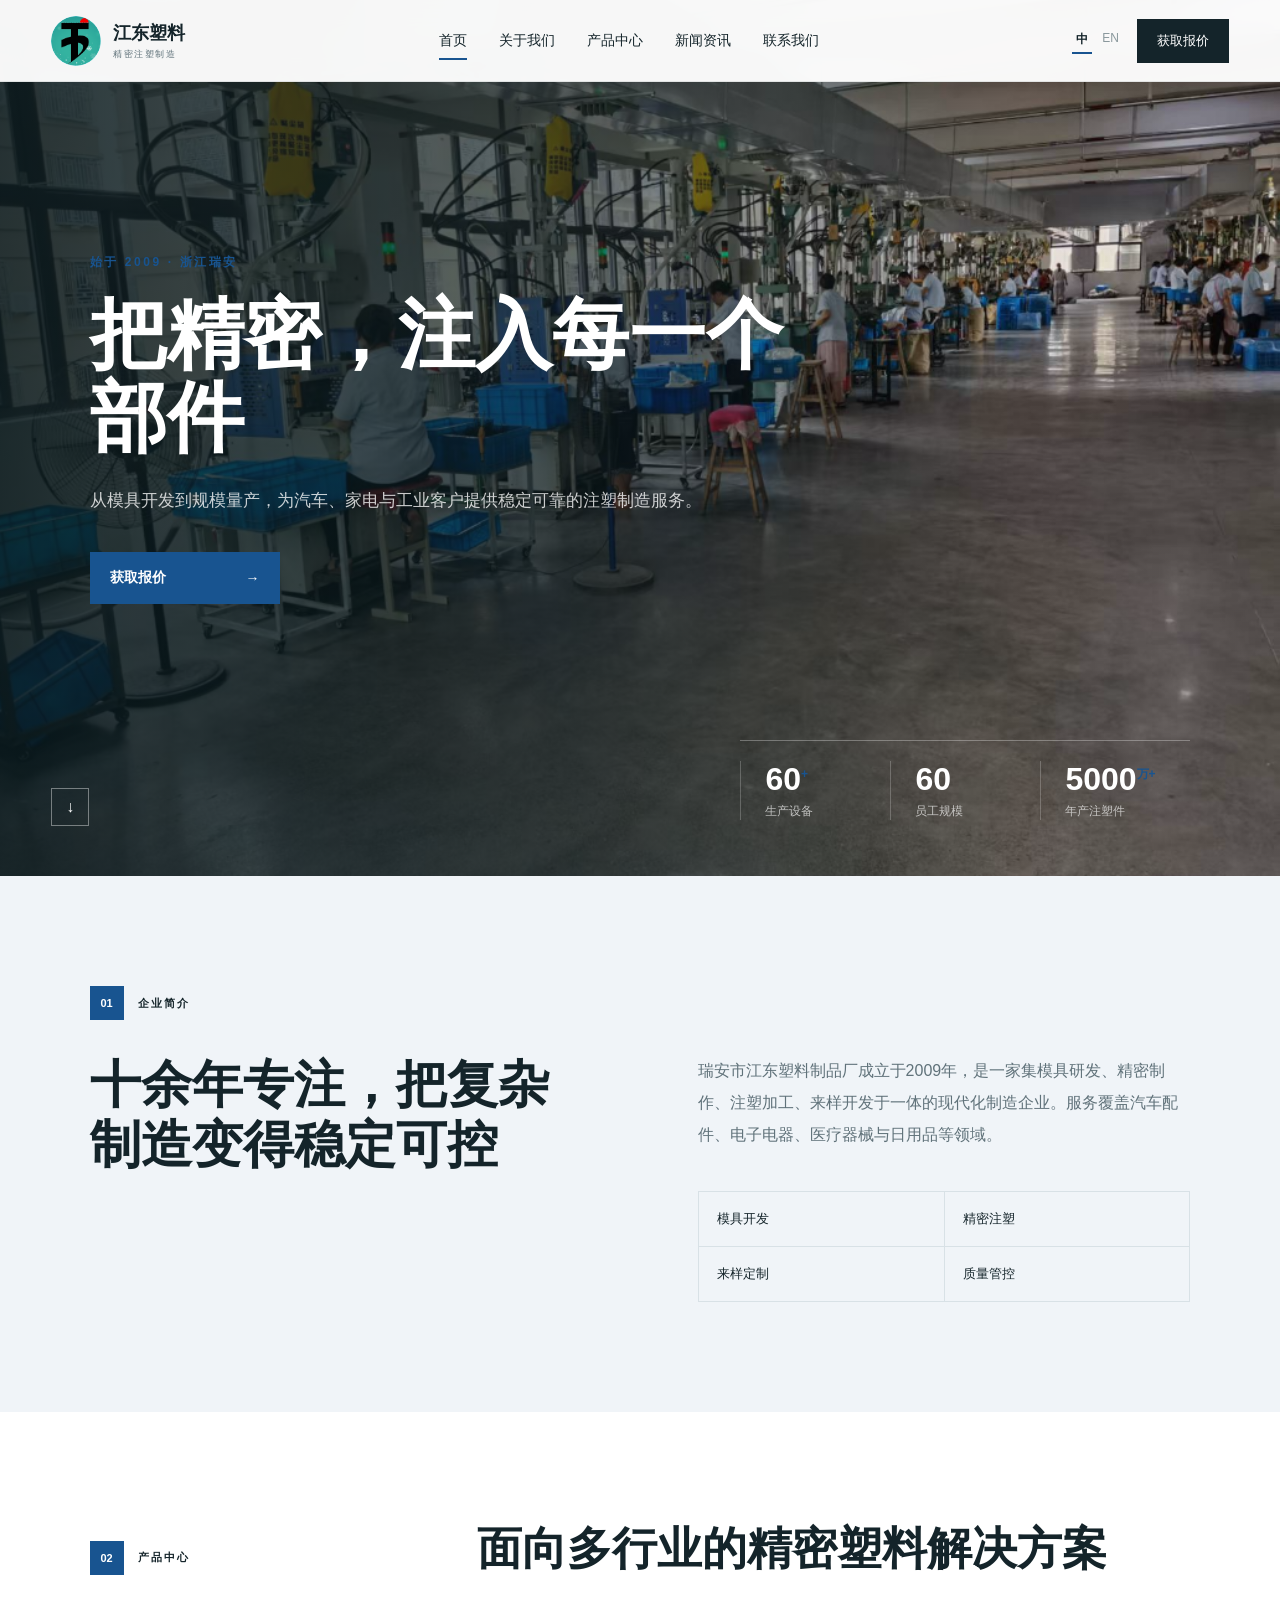
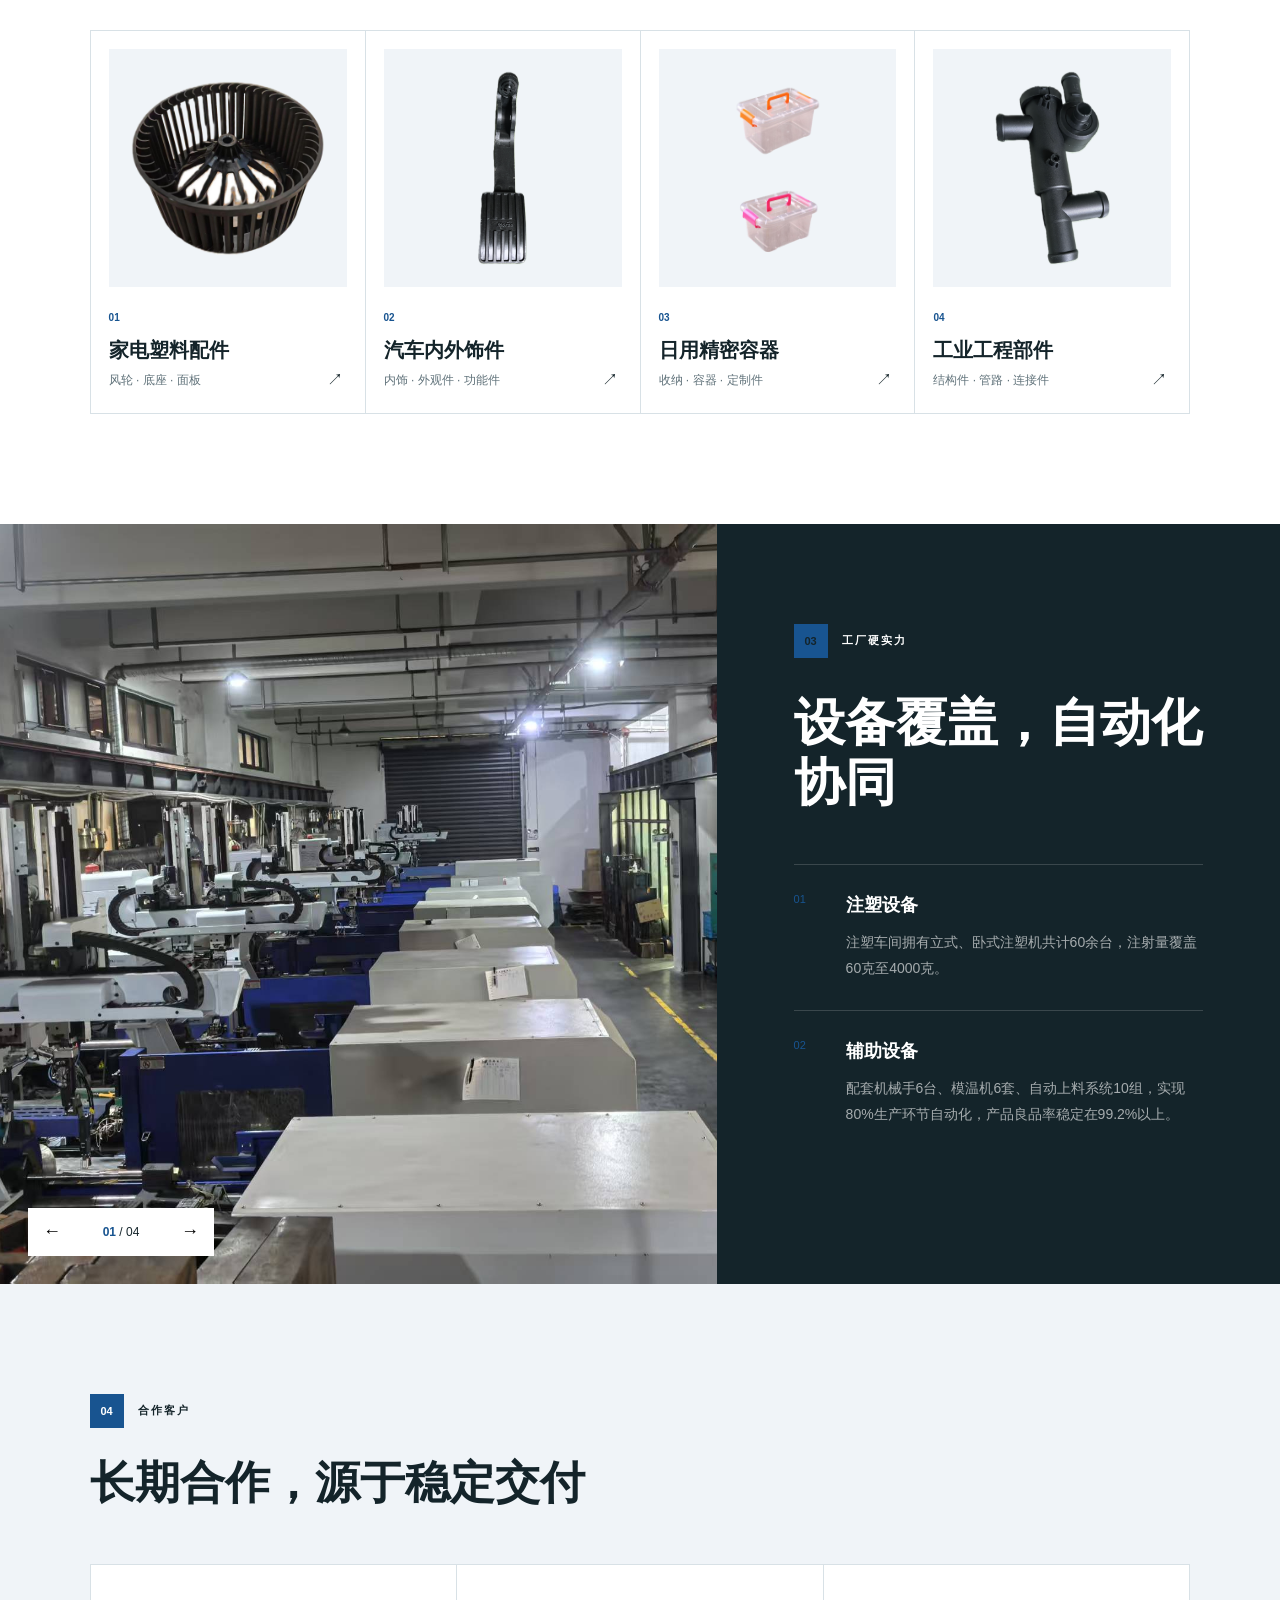
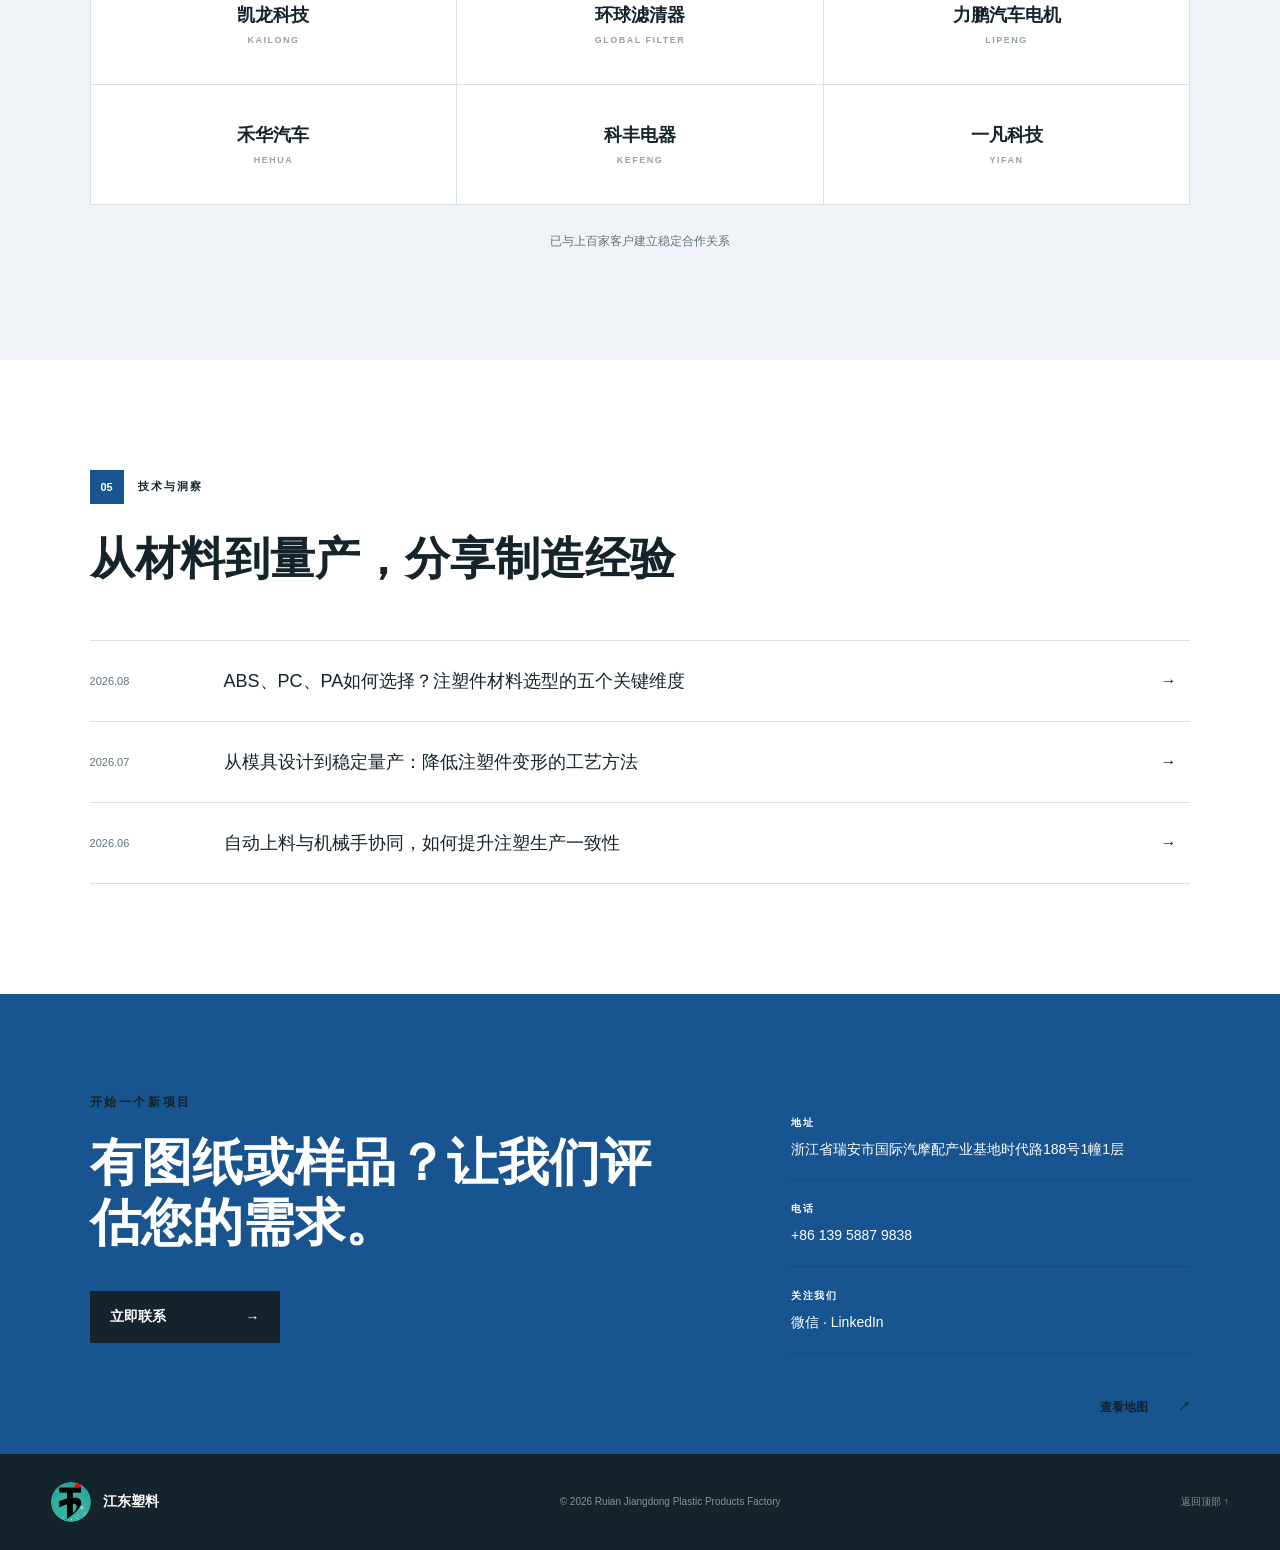
<file: index.html>
<!doctype html>
<html lang="zh-CN">
<head>
  <meta charset="UTF-8">
  <meta name="viewport" content="width=device-width, initial-scale=1.0">
  <meta name="description" content="瑞安市江东塑料制品厂专注精密注塑加工、模具开发与塑料制品制造，拥有60余台注塑设备，年产能5000万件以上。">
  <title>瑞安市江东塑料制品厂 | 精密注塑制造</title>
  <link rel="stylesheet" href="styles.css">
</head>
<body>
  <header class="site-header" id="top">
    <a class="brand" href="index.html" aria-label="江东塑料首页">
      <span class="brand-mark">JD</span>
      <span class="brand-name"><strong data-zh="江东塑料" data-en="JIANGDONG PLASTICS">江东塑料</strong><small data-zh="精密注塑制造" data-en="PRECISION INJECTION MOLDING">精密注塑制造</small></span>
    </a>
    <nav class="main-nav" id="mainNav" aria-label="主导航">
      <a href="index.html" class="active" data-zh="首页" data-en="Home">首页</a>
      <a href="about.html" data-zh="关于我们" data-en="About">关于我们</a>
      <a href="products.html" data-zh="产品中心" data-en="Products">产品中心</a>
      <a href="news.html" data-zh="新闻资讯" data-en="Insights">新闻资讯</a>
      <a href="contact.html" data-zh="联系我们" data-en="Contact">联系我们</a>
    </nav>
    <div class="header-actions">
      <button class="lang-toggle" id="langToggle" aria-label="切换语言"><span class="active">中</span><span>EN</span></button>
      <a class="header-cta" href="contact.html" data-zh="获取报价" data-en="Get a Quote">获取报价</a>
      <button class="menu-toggle" id="menuToggle" aria-label="打开菜单" aria-expanded="false"><span></span><span></span><span></span></button>
    </div>
  </header>

  <main>
    <section class="hero" id="home">
      <div class="hero-content">
        <p class="eyebrow" data-zh="始于 2009 · 浙江瑞安" data-en="SINCE 2009 · RUIAN, ZHEJIANG">始于 2009 · 浙江瑞安</p>
        <h1 data-zh="把精密，注入每一个部件" data-en="Precision molded into every part">把精密，<br>注入每一个部件</h1>
        <p class="hero-lead" data-zh="从模具开发到规模量产，为汽车、家电与工业客户提供稳定可靠的注塑制造服务。" data-en="From tooling to volume production, we deliver dependable injection molding for automotive, appliance and industrial customers.">从模具开发到规模量产，为汽车、家电与工业客户提供稳定可靠的注塑制造服务。</p>
        <a class="primary-button" href="#contact"><span data-zh="获取报价" data-en="Get a Quote">获取报价</span><span aria-hidden="true">→</span></a>
      </div>
      <div class="hero-stats" aria-label="核心数据">
        <div><strong>60<sup>+</sup></strong><span data-zh="生产设备" data-en="Machines">生产设备</span></div>
        <div><strong>60</strong><span data-zh="员工规模" data-en="Employees">员工规模</span></div>
        <div><strong>5000<sup>万+</sup></strong><span data-zh="年产注塑件" data-en="Parts / year">年产注塑件</span></div>
      </div>
      <a class="scroll-cue" href="#about" aria-label="向下浏览">↓</a>
    </section>

    <section class="about section" id="about">
      <div class="section-kicker"><span>01</span><p data-zh="企业简介" data-en="COMPANY PROFILE">企业简介</p></div>
      <div class="about-grid">
        <div>
          <h2 data-zh="十余年专注，把复杂制造变得稳定可控" data-en="Over a decade focused on reliable, repeatable manufacturing">十余年专注，<br>把复杂制造变得稳定可控</h2>
        </div>
        <div class="about-copy">
          <p data-zh="瑞安市江东塑料制品厂成立于2009年，是一家集模具研发、精密制作、注塑加工、来样开发于一体的现代化制造企业。服务覆盖汽车配件、电子电器、医疗器械与日用品等领域。" data-en="Founded in 2009, Ruian Jiangdong Plastic Products Factory integrates tooling R&D, precision manufacturing, injection molding and sample-based development. We serve automotive, electronics, medical and consumer-product sectors.">瑞安市江东塑料制品厂成立于2009年，是一家集模具研发、精密制作、注塑加工、来样开发于一体的现代化制造企业。服务覆盖汽车配件、电子电器、医疗器械与日用品等领域。</p>
          <div class="capability-row"><span data-zh="模具开发" data-en="Tooling">模具开发</span><span data-zh="精密注塑" data-en="Molding">精密注塑</span><span data-zh="来样定制" data-en="Customization">来样定制</span><span data-zh="质量管控" data-en="Quality Control">质量管控</span></div>
        </div>
      </div>
    </section>

    <section class="products section" id="products">
      <div class="section-heading">
        <div class="section-kicker"><span>02</span><p data-zh="产品中心" data-en="PRODUCT CENTER">产品中心</p></div>
        <h2 data-zh="面向多行业的精密塑料解决方案" data-en="Precision plastic solutions across industries">面向多行业的精密塑料解决方案</h2>
      </div>
      <div class="product-grid">
        <a class="product-item" href="products.html?category=appliance"><div class="product-image"><img src="assets/product-appliance.png" alt="家电塑料风轮配件"></div><span>01</span><h3 data-zh="家电塑料配件" data-en="Appliance Components">家电塑料配件</h3><p data-zh="风轮 · 底座 · 面板" data-en="Impellers · Bases · Panels">风轮 · 底座 · 面板</p><i>↗</i></a>
        <a class="product-item" href="products.html?category=auto"><div class="product-image"><img src="assets/product-auto.png" alt="汽车塑料踏板配件"></div><span>02</span><h3 data-zh="汽车内外饰件" data-en="Automotive Components">汽车内外饰件</h3><p data-zh="内饰 · 外观件 · 功能件" data-en="Interior · Exterior · Functional">内饰 · 外观件 · 功能件</p><i>↗</i></a>
        <a class="product-item" href="products.html?category=daily"><div class="product-image"><img src="assets/product-container.png" alt="日用精密塑料容器"></div><span>03</span><h3 data-zh="日用精密容器" data-en="Precision Containers">日用精密容器</h3><p data-zh="收纳 · 容器 · 定制件" data-en="Storage · Containers · Custom">收纳 · 容器 · 定制件</p><i>↗</i></a>
        <a class="product-item" href="products.html?category=industrial"><div class="product-image"><img src="assets/product-industrial.png" alt="工业塑料工程部件"></div><span>04</span><h3 data-zh="工业工程部件" data-en="Industrial Parts">工业工程部件</h3><p data-zh="结构件 · 管路 · 连接件" data-en="Structures · Fluid Parts · Connectors">结构件 · 管路 · 连接件</p><i>↗</i></a>
      </div>
    </section>

    <section class="factory" id="factory">
      <div class="factory-gallery">
        <img id="factoryImage" src="assets/workshop-vertical.png" alt="江东塑料注塑车间">
        <div class="gallery-controls"><button id="prevFactory" aria-label="上一张">←</button><span><b id="factoryIndex">01</b> / 04</span><button id="nextFactory" aria-label="下一张">→</button></div>
      </div>
      <div class="factory-copy">
        <div class="section-kicker light"><span>03</span><p data-zh="工厂硬实力" data-en="MANUFACTURING">工厂硬实力</p></div>
        <h2 data-zh="设备覆盖，自动化协同" data-en="Broad machine coverage, coordinated automation">设备覆盖，<br>自动化协同</h2>
        <div class="factory-detail"><span>01</span><div><h3 data-zh="注塑设备" data-en="Injection Molding">注塑设备</h3><p data-zh="注塑车间拥有立式、卧式注塑机共计60余台，注射量覆盖60克至4000克。" data-en="More than 60 vertical and horizontal molding machines cover shot weights from 60 g to 4,000 g.">注塑车间拥有立式、卧式注塑机共计60余台，注射量覆盖60克至4000克。</p></div></div>
        <div class="factory-detail"><span>02</span><div><h3 data-zh="辅助设备" data-en="Auxiliary Equipment">辅助设备</h3><p data-zh="配套机械手6台、模温机6套、自动上料系统10组，实现80%生产环节自动化，产品良品率稳定在99.2%以上。" data-en="Six robots, six mold-temperature controllers and ten auto-feeding systems automate 80% of production, with stable yields above 99.2%.">配套机械手6台、模温机6套、自动上料系统10组，实现80%生产环节自动化，产品良品率稳定在99.2%以上。</p></div></div>
      </div>
    </section>

    <section class="clients section">
      <div class="section-heading compact"><div class="section-kicker"><span>04</span><p data-zh="合作客户" data-en="TRUSTED BY">合作客户</p></div><h2 data-zh="长期合作，源于稳定交付" data-en="Long-term partnerships built on dependable delivery">长期合作，源于稳定交付</h2></div>
      <div class="client-wall"><span>凯龙科技<small>KAILONG</small></span><span>环球滤清器<small>GLOBAL FILTER</small></span><span>力鹏汽车电机<small>LIPENG</small></span><span>禾华汽车<small>HEHUA</small></span><span>科丰电器<small>KEFENG</small></span><span>一凡科技<small>YIFAN</small></span></div>
      <p class="client-note" data-zh="已与上百家客户建立稳定合作关系" data-en="Stable partnerships with more than 100 customers">已与上百家客户建立稳定合作关系</p>
    </section>

    <section class="insights section" id="news">
      <div class="section-heading compact"><div class="section-kicker"><span>05</span><p data-zh="技术与洞察" data-en="TECHNICAL INSIGHTS">技术与洞察</p></div><h2 data-zh="从材料到量产，分享制造经验" data-en="Manufacturing insight, from material to mass production">从材料到量产，分享制造经验</h2></div>
      <div class="article-list">
        <a href="#contact"><span>2026.08</span><h3 data-zh="ABS、PC、PA如何选择？注塑件材料选型的五个关键维度" data-en="Choosing ABS, PC or PA: five key dimensions for molded-part materials">ABS、PC、PA如何选择？注塑件材料选型的五个关键维度</h3><i>→</i></a>
        <a href="#contact"><span>2026.07</span><h3 data-zh="从模具设计到稳定量产：降低注塑件变形的工艺方法" data-en="From tooling to stable production: reducing deformation in molded parts">从模具设计到稳定量产：降低注塑件变形的工艺方法</h3><i>→</i></a>
        <a href="#contact"><span>2026.06</span><h3 data-zh="自动上料与机械手协同，如何提升注塑生产一致性" data-en="How auto-feeding and robots improve injection molding consistency">自动上料与机械手协同，如何提升注塑生产一致性</h3><i>→</i></a>
      </div>
    </section>

    <section class="contact" id="contact">
      <div class="contact-main">
        <p class="eyebrow" data-zh="开始一个新项目" data-en="START A NEW PROJECT">开始一个新项目</p>
        <h2 data-zh="有图纸或样品？让我们评估您的需求。" data-en="Have a drawing or sample? Let us evaluate your project.">有图纸或样品？<br>让我们评估您的需求。</h2>
        <a href="tel:13958879838" class="primary-button dark"><span data-zh="立即联系" data-en="Contact Us">立即联系</span><span>→</span></a>
      </div>
      <div class="contact-details">
        <div><span data-zh="地址" data-en="Address">地址</span><p data-zh="浙江省瑞安市国际汽摩配产业基地时代路188号1幢1层" data-en="Building 1, No. 188 Shidai Road, Ruian Auto & Motorcycle Parts Industrial Base, Zhejiang, China">浙江省瑞安市国际汽摩配产业基地<br>时代路188号1幢1层</p></div>
        <div><span data-zh="电话" data-en="Phone">电话</span><p><a href="tel:13958879838">+86 139 5887 9838</a></p></div>
        <div><span data-zh="关注我们" data-en="Follow">关注我们</span><p><a href="#">微信</a> · <a href="#">LinkedIn</a></p></div>
      </div>
      <a class="map-link" href="https://maps.google.com/?q=瑞安市国际汽摩配产业基地时代路188号" target="_blank" rel="noreferrer"><span data-zh="查看地图" data-en="View Map">查看地图</span><b>↗</b></a>
    </section>
  </main>

  <footer><a class="brand footer-brand" href="#top"><span class="brand-mark">JD</span><span class="brand-name"><strong data-zh="江东塑料" data-en="JIANGDONG PLASTICS">江东塑料</strong></span></a><p>© 2026 Ruian Jiangdong Plastic Products Factory</p><a class="back-to-top" href="#top" data-zh="返回顶部 ↑" data-en="Back to top ↑">返回顶部 ↑</a></footer>
  <script src="script.js"></script>
</body>
</html>
</file>
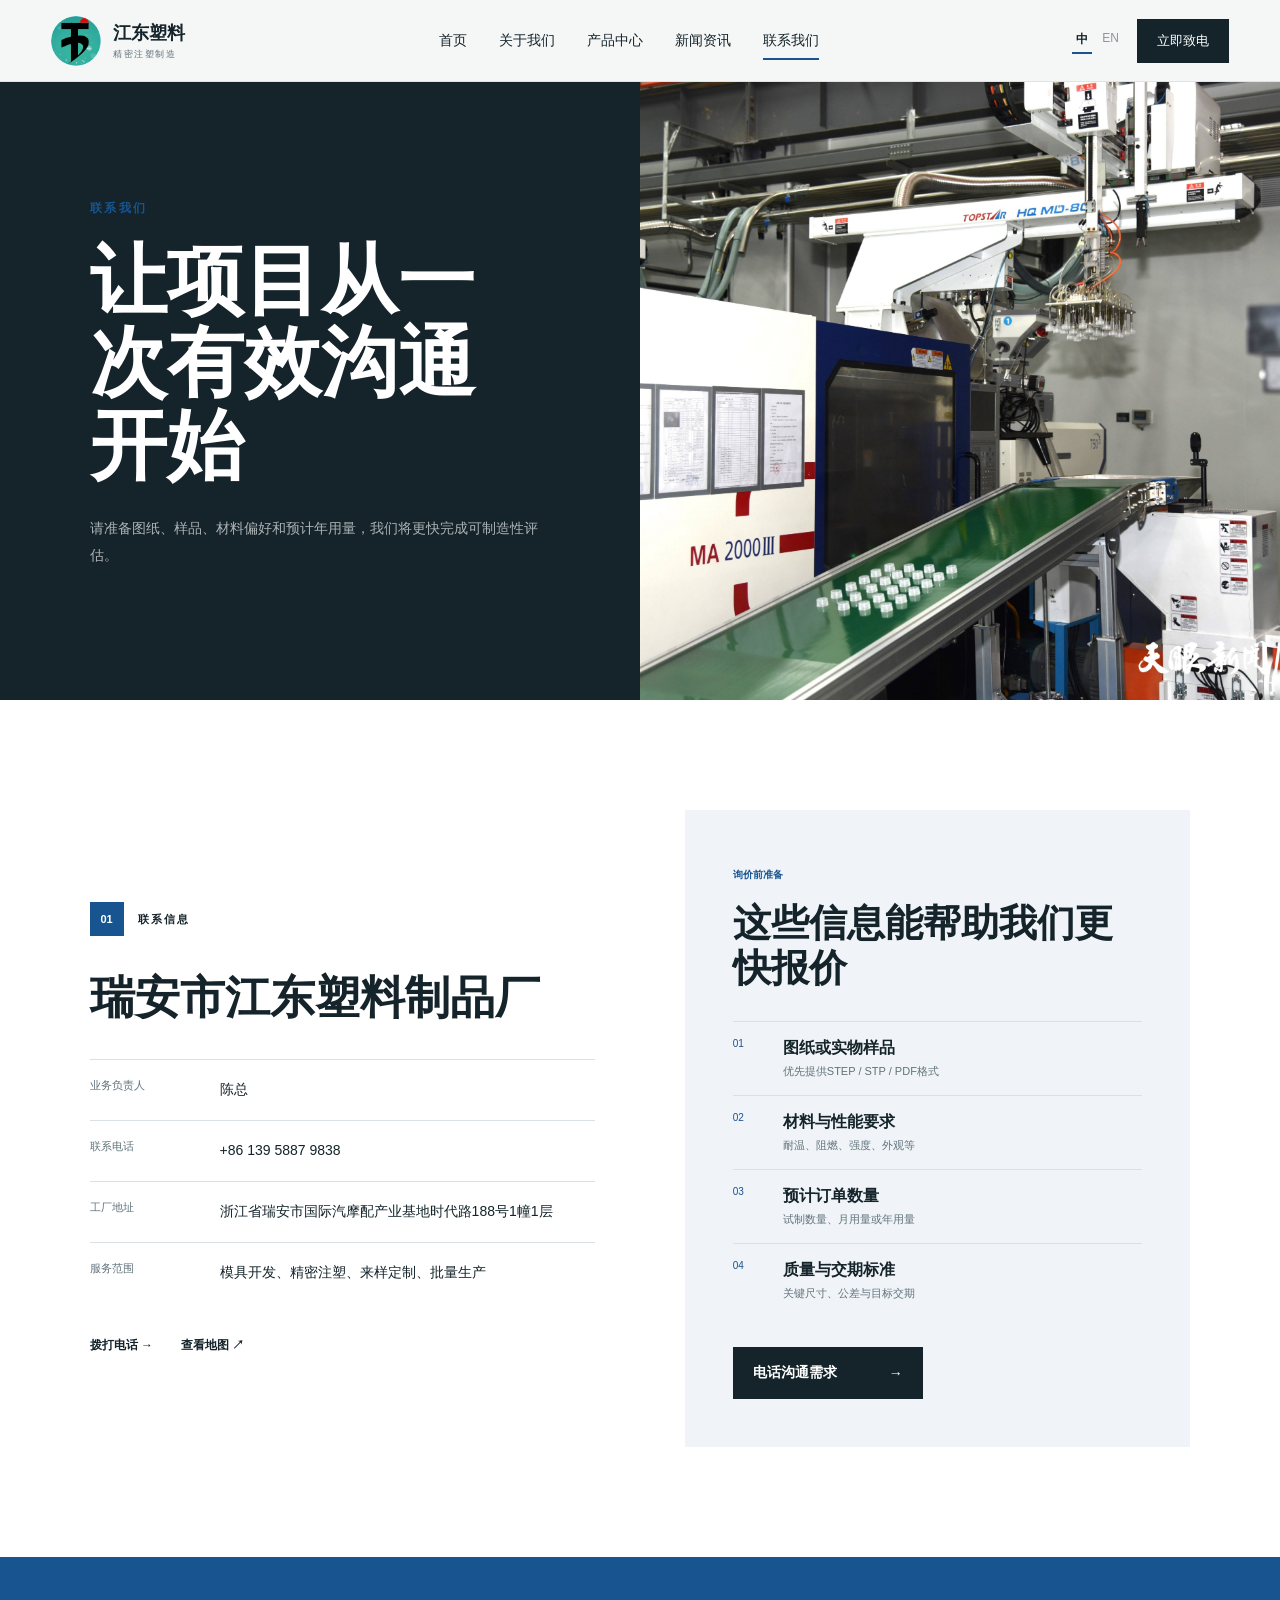
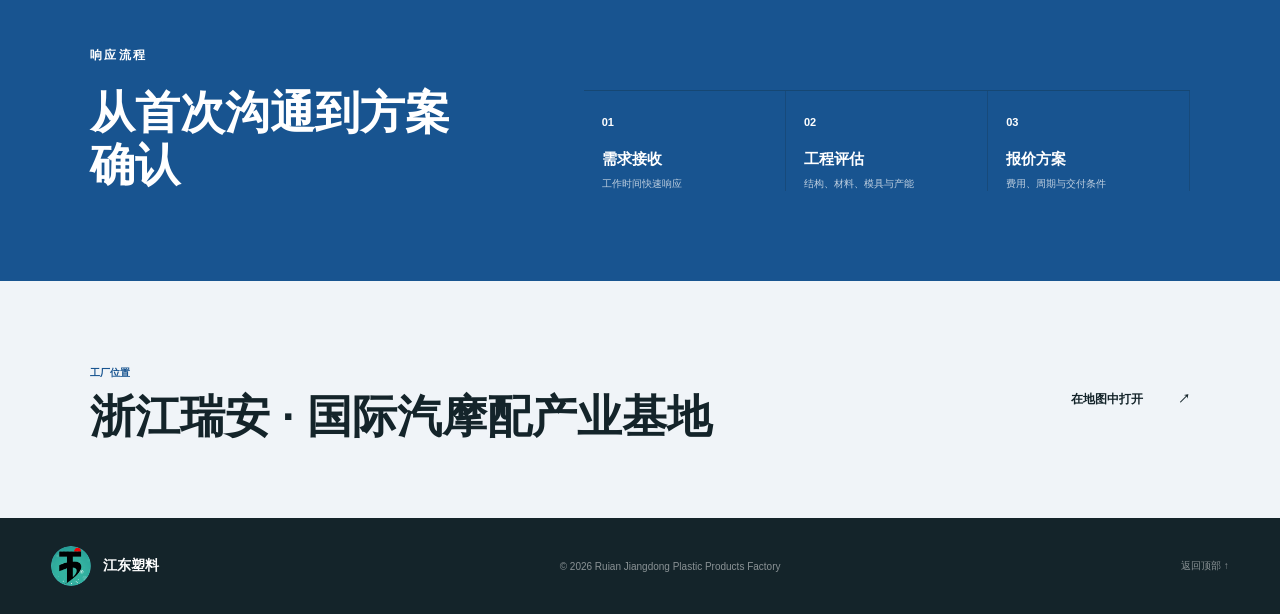
<file: contact.html>
<!doctype html><html lang="zh-CN"><head><meta charset="UTF-8"><meta name="viewport" content="width=device-width,initial-scale=1.0"><meta name="description" content="联系瑞安市江东塑料制品厂，提交注塑加工图纸、样品和项目需求。"><title>联系我们 | 江东塑料</title><link rel="stylesheet" href="styles.css"></head><body data-page="contact">
<header class="site-header" id="top"><a class="brand" href="index.html"><span class="brand-mark">JD</span><span class="brand-name"><strong data-zh="江东塑料" data-en="JIANGDONG PLASTICS">江东塑料</strong><small data-zh="精密注塑制造" data-en="PRECISION INJECTION MOLDING">精密注塑制造</small></span></a><nav class="main-nav" id="mainNav"><a href="index.html" data-zh="首页" data-en="Home">首页</a><a href="about.html" data-zh="关于我们" data-en="About">关于我们</a><a href="products.html" data-zh="产品中心" data-en="Products">产品中心</a><a href="news.html" data-zh="新闻资讯" data-en="Insights">新闻资讯</a><a href="contact.html" class="active" data-zh="联系我们" data-en="Contact">联系我们</a></nav><div class="header-actions"><button class="lang-toggle" id="langToggle" aria-label="切换语言"><span class="active">中</span><span>EN</span></button><a class="header-cta" href="tel:13958879838" data-zh="立即致电" data-en="Call Now">立即致电</a><button class="menu-toggle" id="menuToggle" aria-label="打开菜单" aria-expanded="false"><span></span><span></span><span></span></button></div></header>
<main><section class="contact-hero"><div><p class="eyebrow" data-zh="联系我们" data-en="CONTACT US">联系我们</p><h1 data-zh="让项目从一次有效沟通开始" data-en="Start your project with one effective conversation">让项目从一次<br>有效沟通开始</h1><p data-zh="请准备图纸、样品、材料偏好和预计年用量，我们将更快完成可制造性评估。" data-en="Prepare drawings, samples, material preferences and annual volume so we can complete a faster manufacturability review.">请准备图纸、样品、材料偏好和预计年用量，我们将更快完成可制造性评估。</p></div><img src="assets/robot-line.jpg" alt="自动化注塑生产线"></section>
<section class="contact-layout section"><div class="contact-info"><div class="section-kicker"><span>01</span><p data-zh="联系信息" data-en="CONTACT DETAILS">联系信息</p></div><h2 data-zh="瑞安市江东塑料制品厂" data-en="Ruian Jiangdong Plastic Products Factory">瑞安市江东塑料制品厂</h2><dl><div><dt data-zh="业务负责人" data-en="Contact person">业务负责人</dt><dd data-zh="陈总" data-en="Mr. Chen">陈总</dd></div><div><dt data-zh="联系电话" data-en="Phone">联系电话</dt><dd><a href="tel:13958879838">+86 139 5887 9838</a></dd></div><div><dt data-zh="工厂地址" data-en="Factory address">工厂地址</dt><dd data-zh="浙江省瑞安市国际汽摩配产业基地时代路188号1幢1层" data-en="Building 1, No. 188 Shidai Road, Ruian Auto & Motorcycle Parts Industrial Base, Zhejiang, China">浙江省瑞安市国际汽摩配产业基地<br>时代路188号1幢1层</dd></div><div><dt data-zh="服务范围" data-en="Services">服务范围</dt><dd data-zh="模具开发、精密注塑、来样定制、批量生产" data-en="Tooling, precision molding, sample-based development and volume production">模具开发、精密注塑、来样定制、批量生产</dd></div></dl><div class="direct-actions"><a href="tel:13958879838" data-zh="拨打电话 →" data-en="Call us →">拨打电话 →</a><a href="https://maps.google.com/?q=瑞安市国际汽摩配产业基地时代路188号" target="_blank" rel="noreferrer" data-zh="查看地图 ↗" data-en="View map ↗">查看地图 ↗</a></div></div>
<div class="quote-panel"><p data-zh="询价前准备" data-en="PREPARE FOR A QUOTE">询价前准备</p><h2 data-zh="这些信息能帮助我们更快报价" data-en="These details help us quote faster">这些信息能帮助我们更快报价</h2><ul><li><span>01</span><div><b data-zh="图纸或实物样品" data-en="Drawing or physical sample">图纸或实物样品</b><small data-zh="优先提供STEP / STP / PDF格式" data-en="STEP, STP or PDF preferred">优先提供STEP / STP / PDF格式</small></div></li><li><span>02</span><div><b data-zh="材料与性能要求" data-en="Material and performance">材料与性能要求</b><small data-zh="耐温、阻燃、强度、外观等" data-en="Temperature, flame rating, strength and finish">耐温、阻燃、强度、外观等</small></div></li><li><span>03</span><div><b data-zh="预计订单数量" data-en="Expected order volume">预计订单数量</b><small data-zh="试制数量、月用量或年用量" data-en="Prototype, monthly or annual volume">试制数量、月用量或年用量</small></div></li><li><span>04</span><div><b data-zh="质量与交期标准" data-en="Quality and lead-time standard">质量与交期标准</b><small data-zh="关键尺寸、公差与目标交期" data-en="Critical dimensions, tolerances and target date">关键尺寸、公差与目标交期</small></div></li></ul><a class="primary-button dark" href="tel:13958879838"><span data-zh="电话沟通需求" data-en="Discuss by Phone">电话沟通需求</span><span>→</span></a></div></section>
<section class="response-steps"><div><p class="eyebrow" data-zh="响应流程" data-en="RESPONSE PROCESS">响应流程</p><h2 data-zh="从首次沟通到方案确认" data-en="From first contact to plan confirmation">从首次沟通到方案确认</h2></div><ol><li><b>01</b><span data-zh="需求接收" data-en="Requirement received">需求接收</span><small data-zh="工作时间快速响应" data-en="Rapid business-hour response">工作时间快速响应</small></li><li><b>02</b><span data-zh="工程评估" data-en="Engineering review">工程评估</span><small data-zh="结构、材料、模具与产能" data-en="Design, material, tooling and capacity">结构、材料、模具与产能</small></li><li><b>03</b><span data-zh="报价方案" data-en="Quotation plan">报价方案</span><small data-zh="费用、周期与交付条件" data-en="Cost, schedule and delivery terms">费用、周期与交付条件</small></li></ol></section>
<section class="location-band"><div><p data-zh="工厂位置" data-en="FACTORY LOCATION">工厂位置</p><h2 data-zh="浙江瑞安 · 国际汽摩配产业基地" data-en="Ruian, Zhejiang · Auto & Motorcycle Parts Industrial Base">浙江瑞安 · 国际汽摩配产业基地</h2></div><a href="https://maps.google.com/?q=瑞安市国际汽摩配产业基地时代路188号" target="_blank" rel="noreferrer"><span data-zh="在地图中打开" data-en="Open in Maps">在地图中打开</span><b>↗</b></a></section></main>
<footer><a class="brand footer-brand" href="index.html"><span class="brand-mark">JD</span><span class="brand-name"><strong data-zh="江东塑料" data-en="JIANGDONG PLASTICS">江东塑料</strong></span></a><p>© 2026 Ruian Jiangdong Plastic Products Factory</p><a class="back-to-top" href="#top" data-zh="返回顶部 ↑" data-en="Back to top ↑">返回顶部 ↑</a></footer><script src="script.js"></script></body></html>
</file>
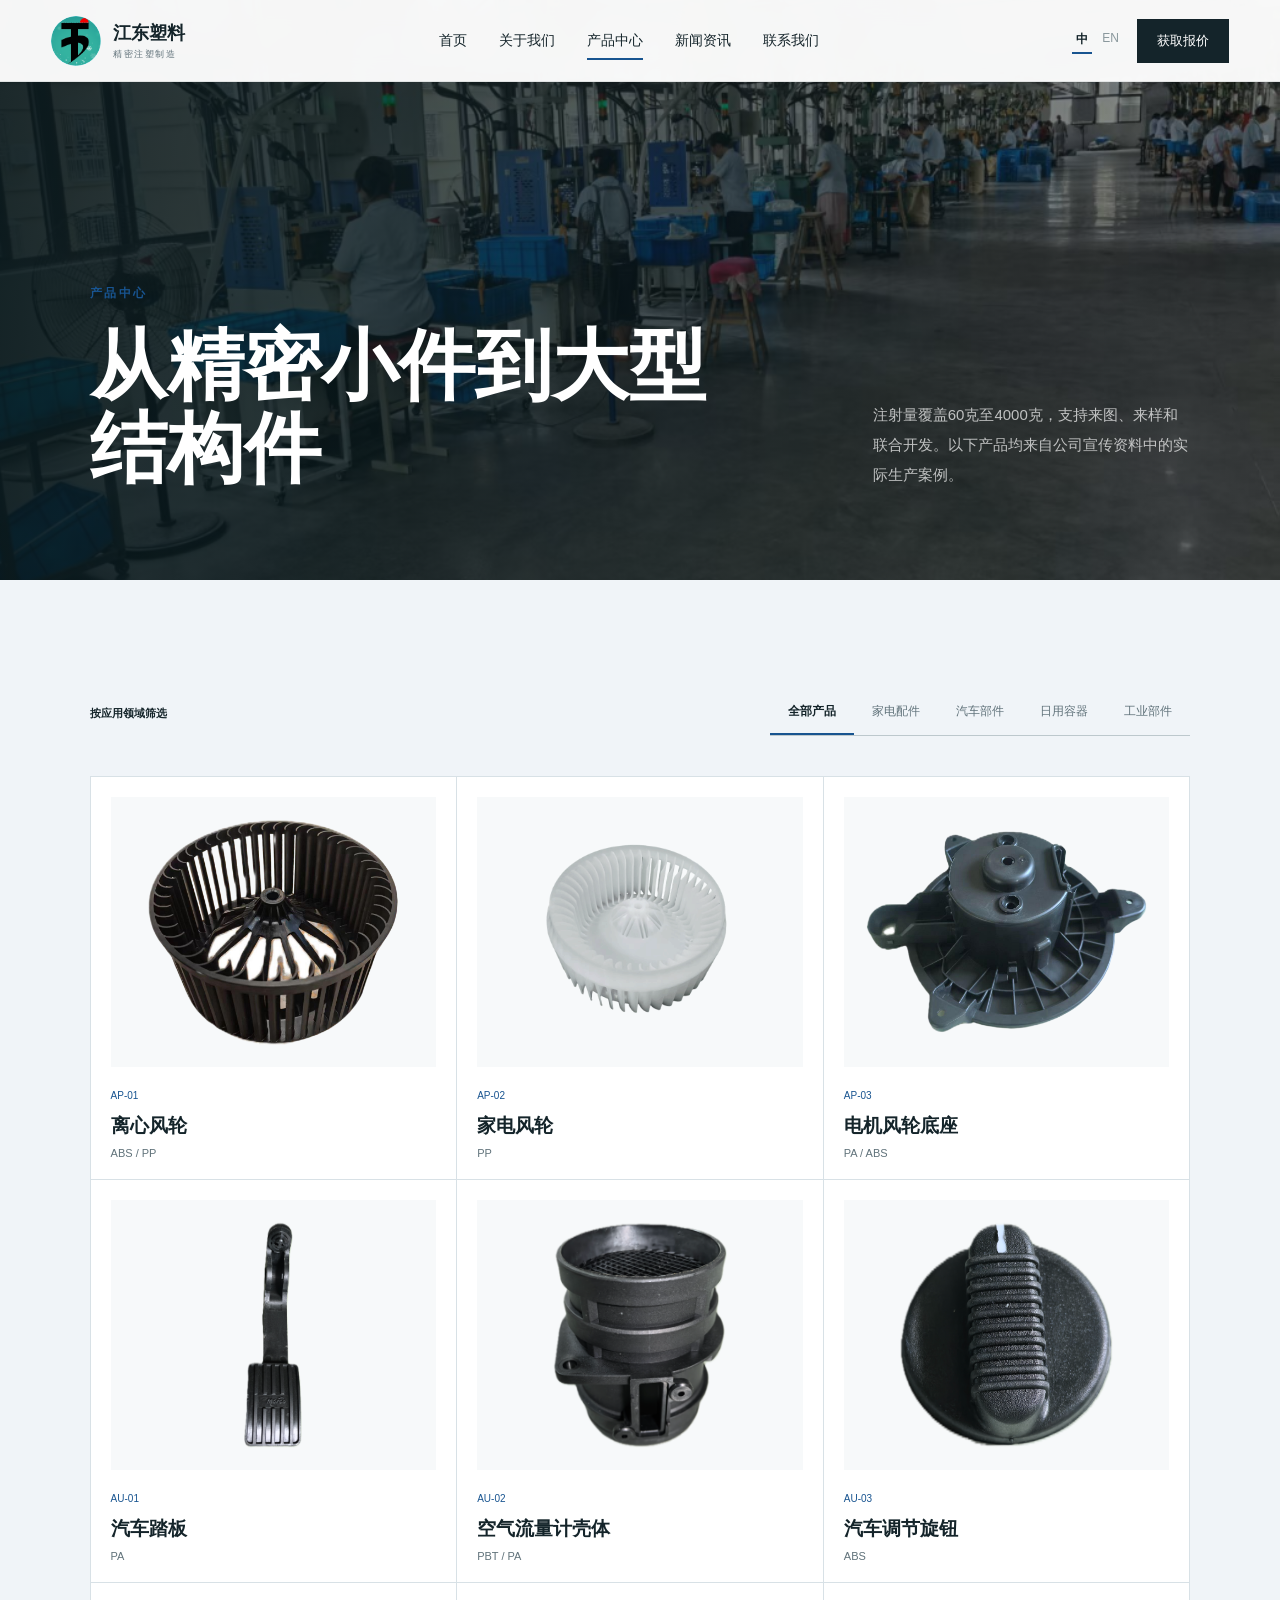
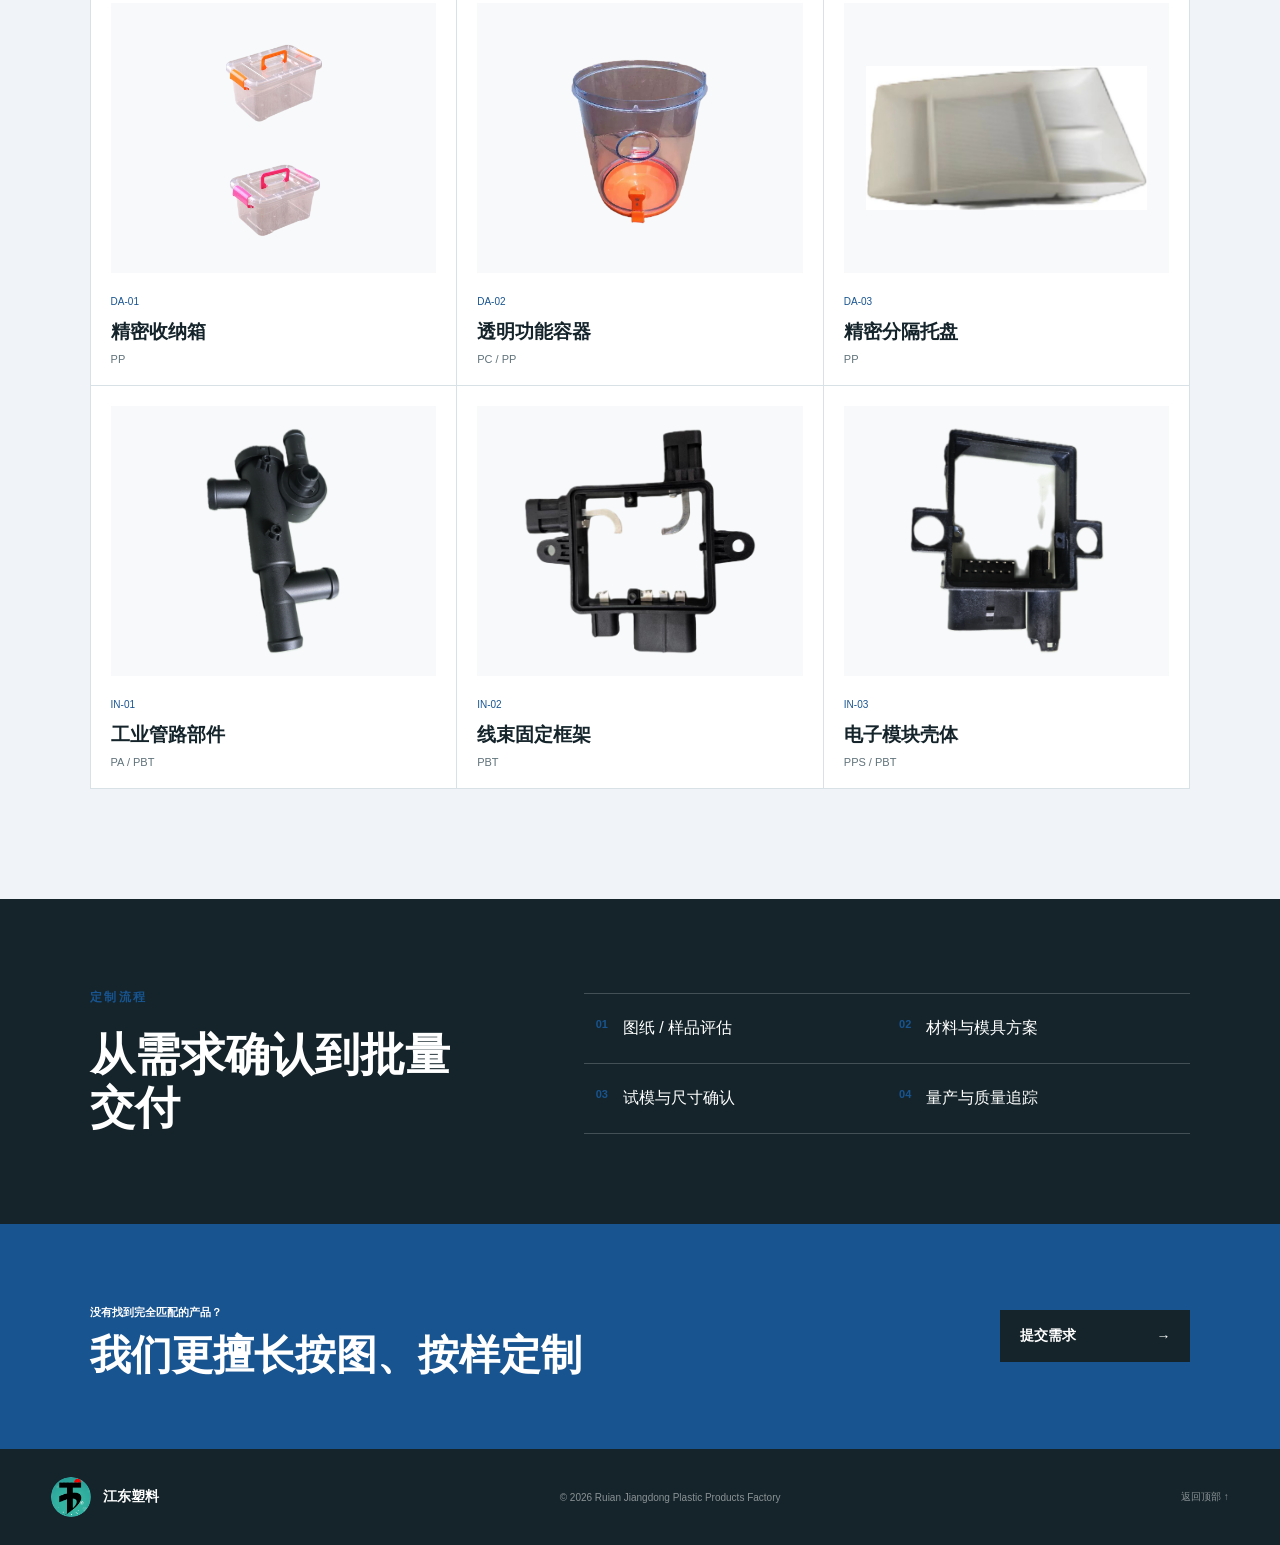
<file: products.html>
<!doctype html><html lang="zh-CN"><head><meta charset="UTF-8"><meta name="viewport" content="width=device-width,initial-scale=1.0"><meta name="description" content="江东塑料产品中心：家电塑料配件、汽车内外饰件、日用精密容器和工业工程部件。"><title>产品中心 | 江东塑料</title><link rel="stylesheet" href="styles.css"></head><body data-page="products">
<header class="site-header" id="top"><a class="brand" href="index.html"><span class="brand-mark">JD</span><span class="brand-name"><strong data-zh="江东塑料" data-en="JIANGDONG PLASTICS">江东塑料</strong><small data-zh="精密注塑制造" data-en="PRECISION INJECTION MOLDING">精密注塑制造</small></span></a><nav class="main-nav" id="mainNav"><a href="index.html" data-zh="首页" data-en="Home">首页</a><a href="about.html" data-zh="关于我们" data-en="About">关于我们</a><a href="products.html" class="active" data-zh="产品中心" data-en="Products">产品中心</a><a href="news.html" data-zh="新闻资讯" data-en="Insights">新闻资讯</a><a href="contact.html" data-zh="联系我们" data-en="Contact">联系我们</a></nav><div class="header-actions"><button class="lang-toggle" id="langToggle" aria-label="切换语言"><span class="active">中</span><span>EN</span></button><a class="header-cta" href="contact.html" data-zh="获取报价" data-en="Get a Quote">获取报价</a><button class="menu-toggle" id="menuToggle" aria-label="打开菜单" aria-expanded="false"><span></span><span></span><span></span></button></div></header>
<main><section class="inner-hero products-hero"><div><p class="eyebrow" data-zh="产品中心" data-en="PRODUCT CENTER">产品中心</p><h1 data-zh="从精密小件到大型结构件" data-en="From precision components to large structural parts">从精密小件到<br>大型结构件</h1></div><p data-zh="注射量覆盖60克至4000克，支持来图、来样和联合开发。以下产品均来自公司宣传资料中的实际生产案例。" data-en="Shot weights range from 60 g to 4,000 g. We support drawing-based, sample-based and collaborative development.">注射量覆盖60克至4000克，支持来图、来样和联合开发。以下产品均来自公司宣传资料中的实际生产案例。</p></section>
<section class="catalog section"><div class="catalog-toolbar"><p data-zh="按应用领域筛选" data-en="FILTER BY APPLICATION">按应用领域筛选</p><div class="filter-tabs" role="group"><button class="active" data-filter="all" data-zh="全部产品" data-en="All">全部产品</button><button data-filter="appliance" data-zh="家电配件" data-en="Appliance">家电配件</button><button data-filter="auto" data-zh="汽车部件" data-en="Automotive">汽车部件</button><button data-filter="daily" data-zh="日用容器" data-en="Consumer">日用容器</button><button data-filter="industrial" data-zh="工业部件" data-en="Industrial">工业部件</button></div></div>
<div class="catalog-grid">
<article data-category="appliance"><div><img src="assets/product-appliance.png" alt="黑色离心风轮"></div><small>AP-01</small><h2 data-zh="离心风轮" data-en="Centrifugal Impeller">离心风轮</h2><p>ABS / PP</p></article><article data-category="appliance"><div><img src="assets/appliance-white.png" alt="白色家电风轮"></div><small>AP-02</small><h2 data-zh="家电风轮" data-en="Appliance Impeller">家电风轮</h2><p>PP</p></article><article data-category="appliance"><div><img src="assets/appliance-housing.png" alt="电机风轮底座"></div><small>AP-03</small><h2 data-zh="电机风轮底座" data-en="Motor Impeller Base">电机风轮底座</h2><p>PA / ABS</p></article>
<article data-category="auto"><div><img src="assets/product-auto.png" alt="汽车踏板"></div><small>AU-01</small><h2 data-zh="汽车踏板" data-en="Automotive Pedal">汽车踏板</h2><p>PA</p></article><article data-category="auto"><div><img src="assets/auto-flowmeter.png" alt="空气流量计壳体"></div><small>AU-02</small><h2 data-zh="空气流量计壳体" data-en="Air Flow Meter Housing">空气流量计壳体</h2><p>PBT / PA</p></article><article data-category="auto"><div><img src="assets/auto-knob.png" alt="汽车调节旋钮"></div><small>AU-03</small><h2 data-zh="汽车调节旋钮" data-en="Automotive Control Knob">汽车调节旋钮</h2><p>ABS</p></article>
<article data-category="daily"><div><img src="assets/product-container.png" alt="手提收纳箱"></div><small>DA-01</small><h2 data-zh="精密收纳箱" data-en="Precision Storage Box">精密收纳箱</h2><p>PP</p></article><article data-category="daily"><div><img src="assets/container-bucket.png" alt="透明容器"></div><small>DA-02</small><h2 data-zh="透明功能容器" data-en="Transparent Container">透明功能容器</h2><p>PC / PP</p></article><article data-category="daily"><div><img src="assets/container-tray.jpg" alt="分隔托盘"></div><small>DA-03</small><h2 data-zh="精密分隔托盘" data-en="Compartment Tray">精密分隔托盘</h2><p>PP</p></article>
<article data-category="industrial"><div><img src="assets/product-industrial.png" alt="工业管路部件"></div><small>IN-01</small><h2 data-zh="工业管路部件" data-en="Industrial Fluid Part">工业管路部件</h2><p>PA / PBT</p></article><article data-category="industrial"><div><img src="assets/industrial-frame.png" alt="工业线束框架"></div><small>IN-02</small><h2 data-zh="线束固定框架" data-en="Harness Support Frame">线束固定框架</h2><p>PBT</p></article><article data-category="industrial"><div><img src="assets/industrial-module.png" alt="工业电子模块壳体"></div><small>IN-03</small><h2 data-zh="电子模块壳体" data-en="Electronic Module Housing">电子模块壳体</h2><p>PPS / PBT</p></article>
</div></section>
<section class="process-band"><div><p class="eyebrow" data-zh="定制流程" data-en="CUSTOM PROCESS">定制流程</p><h2 data-zh="从需求确认到批量交付" data-en="From requirement review to volume delivery">从需求确认到批量交付</h2></div><ol><li><b>01</b><span data-zh="图纸 / 样品评估" data-en="Drawing / sample review">图纸 / 样品评估</span></li><li><b>02</b><span data-zh="材料与模具方案" data-en="Material and tooling plan">材料与模具方案</span></li><li><b>03</b><span data-zh="试模与尺寸确认" data-en="Trial and dimensional approval">试模与尺寸确认</span></li><li><b>04</b><span data-zh="量产与质量追踪" data-en="Production and quality tracking">量产与质量追踪</span></li></ol></section><section class="page-cta"><div><p data-zh="没有找到完全匹配的产品？" data-en="Didn't find an exact match?">没有找到完全匹配的产品？</p><h2 data-zh="我们更擅长按图、按样定制" data-en="Custom manufacturing is our core capability">我们更擅长按图、按样定制</h2></div><a class="primary-button dark" href="contact.html"><span data-zh="提交需求" data-en="Submit Requirement">提交需求</span><span>→</span></a></section></main>
<footer><a class="brand footer-brand" href="index.html"><span class="brand-mark">JD</span><span class="brand-name"><strong data-zh="江东塑料" data-en="JIANGDONG PLASTICS">江东塑料</strong></span></a><p>© 2026 Ruian Jiangdong Plastic Products Factory</p><a class="back-to-top" href="#top" data-zh="返回顶部 ↑" data-en="Back to top ↑">返回顶部 ↑</a></footer><script src="script.js"></script></body></html>
</file>
<file: styles.css>
:root{--cyan:#6dcad3;--cyan-dark:#3199a4;--ink:#14242a;--muted:#60727a;--gray:#f0f4f8;--line:#d8e1e6;--white:#fff;--header:82px}*{box-sizing:border-box}html{scroll-behavior:smooth}body{margin:0;color:var(--ink);font-family:Arial,"PingFang SC","Microsoft YaHei",sans-serif;background:var(--white)}a{color:inherit;text-decoration:none}button{font:inherit}.site-header{height:var(--header);position:fixed;z-index:20;top:0;left:0;right:0;display:flex;align-items:center;justify-content:space-between;padding:0 clamp(24px,4vw,72px);background:rgba(255,255,255,.96);border-bottom:1px solid rgba(20,36,42,.09);backdrop-filter:blur(12px)}.brand{display:flex;align-items:center;gap:12px}.brand-mark{display:grid;place-items:center;width:42px;height:42px;background:var(--cyan);color:var(--ink);font-weight:900;font-size:17px}.brand-name{display:flex;flex-direction:column}.brand-name strong{font-size:18px}.brand-name small{font-size:9px;color:var(--muted);margin-top:3px;letter-spacing:1.5px}.main-nav{display:flex;gap:clamp(20px,2.5vw,44px)}.main-nav a{font-size:14px;position:relative;padding:30px 0}.main-nav a:after{content:"";position:absolute;height:2px;left:0;right:100%;bottom:20px;background:var(--cyan-dark);transition:.25s}.main-nav a:hover:after{right:0}.header-actions{display:flex;align-items:center;gap:14px}.lang-toggle{display:flex;gap:6px;padding:0;background:none;border:0;cursor:pointer;color:#8a989d;font-size:12px}.lang-toggle span{padding:4px}.lang-toggle .active{color:var(--ink);font-weight:700;border-bottom:2px solid var(--cyan-dark)}.header-cta{background:var(--ink);color:white;padding:13px 20px;font-size:13px}.menu-toggle{display:none;border:0;background:none;width:40px;height:40px;padding:9px}.menu-toggle span{display:block;height:2px;background:var(--ink);margin:5px 0}.hero{min-height:calc(100vh - 24px);position:relative;display:flex;align-items:center;padding:calc(var(--header) + 60px) clamp(24px,7vw,130px) 160px;color:white;background:linear-gradient(90deg,rgba(9,25,29,.88) 0%,rgba(9,25,29,.63) 45%,rgba(9,25,29,.08) 80%),url("assets/hero-workshop.png") center/cover no-repeat}.hero-content{max-width:760px}.eyebrow{font-size:12px;font-weight:700;letter-spacing:2.6px;text-transform:uppercase;margin:0 0 22px;color:var(--cyan)}.hero h1{font-size:clamp(50px,6vw,90px);line-height:1.08;letter-spacing:0;margin:0 0 26px;max-width:880px}.hero-lead{max-width:620px;font-size:17px;line-height:1.9;color:rgba(255,255,255,.78);margin:0 0 34px}.primary-button{display:inline-flex;align-items:center;justify-content:space-between;gap:46px;min-width:190px;padding:17px 20px;background:var(--cyan);color:var(--ink);font-weight:700;font-size:14px;transition:.2s}.primary-button:hover{background:white;transform:translateY(-2px)}.hero-stats{position:absolute;display:flex;right:clamp(24px,7vw,130px);bottom:56px;border-top:1px solid rgba(255,255,255,.3);padding-top:20px}.hero-stats div{min-width:150px;padding-left:24px;border-left:1px solid rgba(255,255,255,.22);display:flex;flex-direction:column}.hero-stats strong{font-size:32px}.hero-stats sup{font-size:12px;color:var(--cyan)}.hero-stats span{font-size:12px;color:rgba(255,255,255,.66);margin-top:5px}.scroll-cue{position:absolute;bottom:50px;left:clamp(24px,4vw,72px);border:1px solid rgba(255,255,255,.4);width:38px;height:38px;display:grid;place-items:center}.section{padding:110px clamp(24px,7vw,130px)}.section-kicker{display:flex;align-items:center;gap:14px;margin-bottom:35px}.section-kicker span{width:34px;height:34px;display:grid;place-items:center;background:var(--cyan);font-size:11px;font-weight:700}.section-kicker p{margin:0;font-size:11px;letter-spacing:2px;font-weight:700}.about{background:var(--gray)}.about-grid{display:grid;grid-template-columns:1fr 1fr;gap:9vw}.about h2,.section-heading h2,.factory h2,.contact h2{font-size:clamp(36px,4vw,60px);line-height:1.18;letter-spacing:0;margin:0}.about-copy>p{font-size:16px;line-height:2;color:var(--muted);margin:0 0 40px}.capability-row{display:grid;grid-template-columns:repeat(2,1fr);gap:1px;background:var(--line);border:1px solid var(--line)}.capability-row span{padding:18px;background:var(--gray);font-size:13px}.section-heading{display:grid;grid-template-columns:1fr 2fr;gap:30px;align-items:end;margin-bottom:55px}.section-heading .section-kicker{margin:0}.section-heading h2{font-size:clamp(32px,3.5vw,52px)}.product-grid{display:grid;grid-template-columns:repeat(4,1fr);gap:1px;background:var(--line);border:1px solid var(--line)}.product-item{position:relative;background:white;padding:18px 18px 24px;min-width:0;transition:.25s}.product-item:hover{background:var(--gray)}.product-image{aspect-ratio:1/1;background:var(--gray);display:grid;place-items:center;overflow:hidden;margin-bottom:20px}.product-image img{width:88%;height:88%;object-fit:contain;transition:.3s}.product-item:hover img{transform:scale(1.06)}.product-item>span{font-size:10px;color:var(--cyan-dark);font-weight:700}.product-item h3{font-size:20px;margin:12px 0 8px}.product-item p{font-size:12px;color:var(--muted);margin:0}.product-item i{position:absolute;right:22px;bottom:22px;font-style:normal}.factory{display:grid;grid-template-columns:1.12fr .88fr;min-height:760px;background:var(--ink);color:white}.factory-gallery{position:relative;min-height:720px;background:#23343a}.factory-gallery img{width:100%;height:100%;position:absolute;object-fit:cover;transition:opacity .2s}.gallery-controls{position:absolute;left:28px;bottom:28px;display:flex;align-items:center;background:white;color:var(--ink)}.gallery-controls button{width:48px;height:48px;border:0;background:white;cursor:pointer;font-size:18px}.gallery-controls span{min-width:90px;text-align:center;font-size:12px}.gallery-controls b{color:var(--cyan-dark)}.factory-copy{padding:100px clamp(34px,6vw,100px)}.section-kicker.light span{color:var(--ink)}.factory h2{margin-bottom:50px}.factory-detail{display:grid;grid-template-columns:34px 1fr;gap:18px;padding:28px 0;border-top:1px solid rgba(255,255,255,.16)}.factory-detail>span{color:var(--cyan);font-size:11px}.factory-detail h3{font-size:18px;margin:0 0 12px}.factory-detail p{font-size:14px;line-height:1.9;color:rgba(255,255,255,.62);margin:0}.section-heading.compact{display:block}.section-heading.compact .section-kicker{margin-bottom:28px}.section-heading.compact h2{max-width:800px}.clients{background:var(--gray)}.client-wall{display:grid;grid-template-columns:repeat(3,1fr);border-top:1px solid var(--line);border-left:1px solid var(--line)}.client-wall>span{min-height:120px;background:white;border-right:1px solid var(--line);border-bottom:1px solid var(--line);display:flex;align-items:center;justify-content:center;flex-direction:column;font-weight:700;font-size:18px}.client-wall small{font-size:9px;color:#95a2a7;letter-spacing:1.5px;margin-top:8px}.client-note{text-align:center;color:var(--muted);font-size:12px;margin:28px 0 0}.insights{background:white}.article-list{border-top:1px solid var(--line)}.article-list a{display:grid;grid-template-columns:110px 1fr 30px;gap:24px;align-items:center;padding:28px 0;border-bottom:1px solid var(--line);transition:.2s}.article-list a:hover{padding-left:15px;color:var(--cyan-dark)}.article-list span{font-size:11px;color:var(--muted)}.article-list h3{font-size:18px;font-weight:500;margin:0}.article-list i{font-style:normal}.contact{display:grid;grid-template-columns:1.2fr .8fr;position:relative;background:var(--cyan);padding:100px clamp(24px,7vw,130px);gap:8vw}.contact .eyebrow{color:var(--ink)}.contact h2{margin-bottom:38px}.primary-button.dark{background:var(--ink);color:white}.contact-details{display:flex;flex-direction:column;justify-content:center}.contact-details>div{padding:18px 0;border-bottom:1px solid rgba(20,36,42,.22)}.contact-details span{font-size:10px;letter-spacing:1.5px;font-weight:700}.contact-details p{font-size:14px;line-height:1.7;margin:8px 0 0}.map-link{position:absolute;right:clamp(24px,7vw,130px);bottom:38px;display:flex;gap:30px;font-size:12px;font-weight:700}footer{padding:28px clamp(24px,4vw,72px);background:var(--ink);color:white;display:flex;align-items:center;justify-content:space-between}footer p,footer>a:last-child{font-size:10px;color:rgba(255,255,255,.5)}.footer-brand .brand-mark{width:34px;height:34px;font-size:13px}.footer-brand .brand-name strong{font-size:14px}
@media(max-width:980px){:root{--header:70px}.main-nav{position:fixed;top:var(--header);left:0;right:0;background:white;flex-direction:column;gap:0;padding:20px 28px 30px;transform:translateY(-130%);opacity:0;transition:.25s;z-index:-1;border-bottom:1px solid var(--line)}.main-nav.open{transform:translateY(0);opacity:1}.main-nav a{padding:16px 0;border-bottom:1px solid var(--line)}.main-nav a:after{display:none}.header-cta{display:none}.menu-toggle{display:block}.hero{min-height:820px;align-items:flex-start;padding-top:170px}.hero-stats{left:24px;right:24px;bottom:70px}.hero-stats div{flex:1;min-width:0}.scroll-cue{display:none}.product-grid{grid-template-columns:repeat(2,1fr)}.factory{grid-template-columns:1fr}.factory-gallery{min-height:560px}.factory-copy{padding:80px 40px}.section-heading{grid-template-columns:1fr}.client-wall{grid-template-columns:repeat(2,1fr)}.contact{grid-template-columns:1fr;gap:50px;padding-bottom:110px}}
@media(max-width:620px){.site-header{padding:0 18px}.brand-name strong{font-size:15px}.brand-name small{display:none}.brand-mark{width:38px;height:38px}.header-actions{gap:8px}.hero{min-height:760px;padding:138px 22px 190px;background-position:62% center}.hero h1{font-size:46px}.hero-lead{font-size:14px;line-height:1.8}.hero-stats{display:grid;grid-template-columns:repeat(3,1fr);left:22px;right:22px;bottom:55px}.hero-stats div{padding-left:10px}.hero-stats strong{font-size:23px}.hero-stats span{font-size:10px}.section{padding:76px 22px}.about-grid{grid-template-columns:1fr;gap:32px}.about h2{font-size:35px}.about-copy>p{font-size:14px}.capability-row{grid-template-columns:1fr 1fr}.section-heading{margin-bottom:36px}.section-heading h2{font-size:34px}.product-grid{grid-template-columns:1fr}.product-image{aspect-ratio:4/3}.product-item h3{font-size:19px}.factory-gallery{min-height:420px}.factory-copy{padding:70px 22px}.factory h2{font-size:38px}.client-wall{grid-template-columns:1fr 1fr}.client-wall>span{font-size:14px;min-height:100px}.article-list a{grid-template-columns:1fr 26px;gap:10px}.article-list span{grid-column:1/3}.article-list h3{font-size:16px;line-height:1.6}.contact{padding:74px 22px 110px}.contact h2{font-size:38px}.map-link{left:22px;right:auto}footer{gap:20px;flex-wrap:wrap}footer p{order:3;width:100%}}

/* Interior pages */
.main-nav a.active:after{right:0}.inner-hero{min-height:580px;padding:calc(var(--header) + 100px) clamp(24px,7vw,130px) 90px;display:grid;grid-template-columns:1.5fr .7fr;gap:8vw;align-items:end;color:#fff;background-color:var(--ink);background-position:center;background-size:cover}.inner-hero h1,.contact-hero h1{font-size:clamp(48px,6vw,82px);line-height:1.08;letter-spacing:0;margin:0}.inner-hero>p{font-size:15px;line-height:2;color:rgba(255,255,255,.7);margin:0}.about-hero{background-image:linear-gradient(90deg,rgba(9,25,29,.9),rgba(9,25,29,.42)),url("assets/workshop-vertical.png")}.products-hero{background-image:linear-gradient(90deg,rgba(9,25,29,.92),rgba(9,25,29,.45)),url("assets/hero-workshop.png")}.news-hero{background-image:linear-gradient(90deg,rgba(9,25,29,.92),rgba(9,25,29,.5)),url("assets/workshop-auto.png")}.profile-band,.featured-article,.contact-layout{display:grid;grid-template-columns:1fr 1fr;gap:7vw;align-items:center}.profile-image{height:560px}.profile-image img,.featured-image img{width:100%;height:100%;object-fit:cover}.profile-band h2,.timeline-section h2,.system-section h2,.honors h2,.featured-article h2,.news-index h2,.knowledge-band h2,.contact-layout h2,.response-steps h2,.location-band h2,.page-cta h2,.process-band h2{font-size:clamp(32px,3.5vw,54px);line-height:1.18;letter-spacing:0;margin:0}.profile-band>div:last-child>p{font-size:15px;line-height:2;color:var(--muted);margin:28px 0 36px}.profile-numbers{display:grid;grid-template-columns:repeat(3,1fr);border-top:1px solid var(--line)}.profile-numbers span{display:flex;flex-direction:column;padding:24px 8px 0;border-right:1px solid var(--line)}.profile-numbers b{font-size:30px}.profile-numbers small{font-size:10px;color:var(--muted);margin-top:6px}.timeline-section,.catalog,.news-index{background:var(--gray)}.timeline{display:grid;grid-template-columns:repeat(4,1fr);border-top:1px solid #bfcbd0}.timeline article{padding:32px 28px 10px 0;border-right:1px solid #bfcbd0}.timeline article+article{padding-left:28px}.timeline b{font-size:28px;color:var(--cyan-dark)}.timeline h3{font-size:17px;margin:28px 0 10px}.timeline p,.news-rows p{font-size:12px;line-height:1.8;color:var(--muted);margin:0}.system-section,.knowledge-band{display:grid;grid-template-columns:1fr 1fr;background:var(--ink);color:#fff}.system-copy,.knowledge-band>div{padding:100px clamp(30px,7vw,100px)}.system-section>img,.knowledge-band img{width:100%;height:100%;min-height:650px;object-fit:cover}.system-list{margin-top:48px}.system-list article{display:grid;grid-template-columns:34px 1fr;gap:18px;padding:25px 0;border-top:1px solid rgba(255,255,255,.16)}.system-list article>span{color:var(--cyan);font-size:10px}.system-list h3{margin:0 0 9px}.system-list p,.knowledge-band p:not(.eyebrow){margin:0;color:rgba(255,255,255,.62);font-size:13px;line-height:1.8}.honor-strip{display:grid;grid-template-columns:repeat(4,1fr);gap:20px}.honor-strip img{width:100%;height:330px;object-fit:contain;background:var(--gray);padding:15px}.page-cta{display:flex;align-items:center;justify-content:space-between;gap:40px;padding:70px clamp(24px,7vw,130px);background:var(--cyan)}.page-cta p{font-size:11px;font-weight:700}.page-cta h2{font-size:clamp(28px,3.2vw,48px);max-width:850px}.catalog-toolbar{display:flex;align-items:center;justify-content:space-between;gap:30px;margin-bottom:40px}.catalog-toolbar>p{font-size:11px;font-weight:700}.filter-tabs{display:flex;flex-wrap:wrap;border-bottom:1px solid #bdc8cd}.filter-tabs button{border:0;background:none;padding:13px 18px;cursor:pointer;color:var(--muted);font-size:12px;border-bottom:2px solid transparent}.filter-tabs button.active{color:var(--ink);font-weight:700;border-bottom-color:var(--cyan-dark)}.catalog-grid{display:grid;grid-template-columns:repeat(3,1fr);gap:1px;background:var(--line);border:1px solid var(--line)}.catalog-grid article{background:#fff;padding:20px}.catalog-grid article.hidden{display:none}.catalog-grid article>div{height:270px;background:#f7f9fa;display:grid;place-items:center;margin-bottom:18px}.catalog-grid img{width:88%;height:88%;object-fit:contain;transition:.25s}.catalog-grid article:hover img{transform:scale(1.05)}.catalog-grid small{color:var(--cyan-dark);font-size:10px}.catalog-grid h2{font-size:19px;margin:10px 0 8px}.catalog-grid p{font-size:11px;color:var(--muted);margin:0}.process-band,.response-steps{padding:90px clamp(24px,7vw,130px);display:grid;grid-template-columns:.8fr 1.2fr;gap:7vw;align-items:end}.process-band{background:var(--ink);color:#fff}.process-band ol,.response-steps ol{display:grid;grid-template-columns:repeat(2,1fr);list-style:none;margin:0;padding:0;border-top:1px solid rgba(255,255,255,.2)}.process-band li{display:flex;gap:15px;padding:24px 12px;border-bottom:1px solid rgba(255,255,255,.2)}.process-band li b{color:var(--cyan);font-size:11px}.featured-image{height:500px}.featured-article article>span{font-size:10px;color:var(--muted)}.featured-article h2{font-size:clamp(30px,3.3vw,50px);margin:24px 0}.featured-article p{font-size:14px;line-height:2;color:var(--muted)}.featured-article a{display:inline-block;font-size:13px;font-weight:700;margin-top:18px;border-bottom:1px solid var(--ink)}.news-rows{border-top:1px solid #cbd5d9}.news-rows article{display:grid;grid-template-columns:100px 1fr 30px;gap:28px;padding:30px 0;border-bottom:1px solid #cbd5d9}.news-rows article>span,.news-rows small{font-size:10px;color:var(--muted)}.news-rows h3{font-size:20px;margin:8px 0}.news-rows i{font-style:normal}.knowledge-band p:not(.eyebrow){margin:24px 0 32px}.contact-hero{min-height:700px;background:var(--ink);color:#fff;display:grid;grid-template-columns:1fr 1fr;padding-top:var(--header)}.contact-hero>div{padding:100px clamp(24px,7vw,130px);display:flex;flex-direction:column;justify-content:center}.contact-hero>div>p:last-child{color:rgba(255,255,255,.65);font-size:14px;line-height:1.9;margin-top:28px}.contact-hero img{width:100%;height:100%;object-fit:cover}.contact-info dl{margin:35px 0}.contact-info dl>div{padding:18px 0;border-top:1px solid var(--line);display:grid;grid-template-columns:130px 1fr}.contact-info dt{font-size:11px;color:var(--muted)}.contact-info dd{font-size:14px;line-height:1.7;margin:0}.direct-actions{display:flex;gap:28px;font-size:12px;font-weight:700}.quote-panel{background:var(--gray);padding:48px}.quote-panel>p{font-size:10px;color:var(--cyan-dark);font-weight:700}.quote-panel h2{font-size:clamp(28px,3vw,42px);margin:18px 0 30px}.quote-panel ul{list-style:none;margin:0 0 30px;padding:0}.quote-panel li{display:grid;grid-template-columns:36px 1fr;gap:14px;padding:16px 0;border-top:1px solid var(--line)}.quote-panel li>span{font-size:10px;color:var(--cyan-dark)}.quote-panel li div{display:flex;flex-direction:column;gap:5px}.quote-panel li small{font-size:11px;color:var(--muted)}.response-steps{background:var(--cyan)}.response-steps .eyebrow{color:var(--ink)}.response-steps ol{grid-template-columns:repeat(3,1fr);border-top-color:rgba(20,36,42,.28)}.response-steps li{padding:25px 18px 0;border-right:1px solid rgba(20,36,42,.2);display:flex;flex-direction:column}.response-steps b{font-size:11px}.response-steps span{font-size:15px;font-weight:700;margin:22px 0 8px}.response-steps small{font-size:10px;color:#42616a}.location-band{padding:75px clamp(24px,7vw,130px);background:var(--gray);display:flex;justify-content:space-between;align-items:center;gap:30px}.location-band p{font-size:10px;color:var(--cyan-dark);font-weight:700}.location-band>a{display:flex;gap:35px;font-size:12px;font-weight:700}
@media(max-width:980px){.inner-hero{grid-template-columns:1fr;padding-top:150px}.profile-band,.featured-article,.contact-layout,.system-section,.knowledge-band,.contact-hero{grid-template-columns:1fr}.timeline{grid-template-columns:repeat(2,1fr)}.honor-strip{grid-template-columns:repeat(2,1fr)}.catalog-grid{grid-template-columns:repeat(2,1fr)}.process-band,.response-steps{grid-template-columns:1fr}.contact-hero img{height:460px}.catalog-toolbar{align-items:flex-start;flex-direction:column}}
@media(max-width:620px){.inner-hero{min-height:560px;padding:130px 22px 65px;gap:34px}.inner-hero h1,.contact-hero h1{font-size:42px}.profile-band{gap:35px}.profile-image{height:360px}.timeline{grid-template-columns:1fr}.timeline article,.timeline article+article{padding:25px 0;border-right:0}.system-copy,.knowledge-band>div{padding:70px 22px}.system-section>img,.knowledge-band img{min-height:420px}.honor-strip{grid-template-columns:1fr 1fr;gap:8px}.honor-strip img{height:220px;padding:8px}.page-cta{align-items:flex-start;flex-direction:column}.catalog-grid{grid-template-columns:1fr}.catalog-grid article>div{height:250px}.filter-tabs{display:grid;grid-template-columns:1fr 1fr;width:100%}.process-band,.response-steps{padding:70px 22px}.process-band ol,.response-steps ol{grid-template-columns:1fr}.featured-image{height:330px}.news-rows article{grid-template-columns:1fr 24px;gap:10px}.news-rows article>span{grid-column:1/3}.contact-hero{padding-top:70px}.contact-hero>div{padding:80px 22px}.contact-hero img{height:330px}.quote-panel{padding:30px 22px}.contact-info dl>div{grid-template-columns:1fr;gap:8px}.location-band{align-items:flex-start;flex-direction:column}}

/* Brand refresh */
:root{--cyan:#185490;--cyan-dark:#185490}
.brand-mark{flex:0 0 auto;width:50px;height:50px;border-radius:50%;background:transparent url("assets/logo.png") center/contain no-repeat;color:transparent;font-size:0;overflow:hidden}
.footer-brand .brand-mark{width:40px;height:40px}
.primary-button,.section-kicker span{color:#fff}
.primary-button:hover{color:var(--ink)}
.page-cta,.response-steps{color:#fff}
.page-cta p,.response-steps .eyebrow{color:#fff}
.response-steps small{color:rgba(255,255,255,.72)}
.product-image,.catalog-grid article>div{position:relative;min-width:0;overflow:hidden;padding:0}
.product-image img,.catalog-grid img{position:absolute;inset:22px;display:block;width:calc(100% - 44px);height:calc(100% - 44px);max-width:none;max-height:none;object-fit:contain}
.catalog-grid article{min-width:0;overflow:hidden}
.catalog-grid h2,.catalog-grid p{max-width:100%;overflow-wrap:anywhere}
@media(max-width:620px){.brand-mark{width:42px;height:42px}.footer-brand .brand-mark{width:36px;height:36px}.catalog-grid article>div{height:230px}.product-image img,.catalog-grid img{inset:18px;width:calc(100% - 36px);height:calc(100% - 36px)}}
.contact h2{color:var(--white)}
.contact-details{color:var(--white)}
</file>
